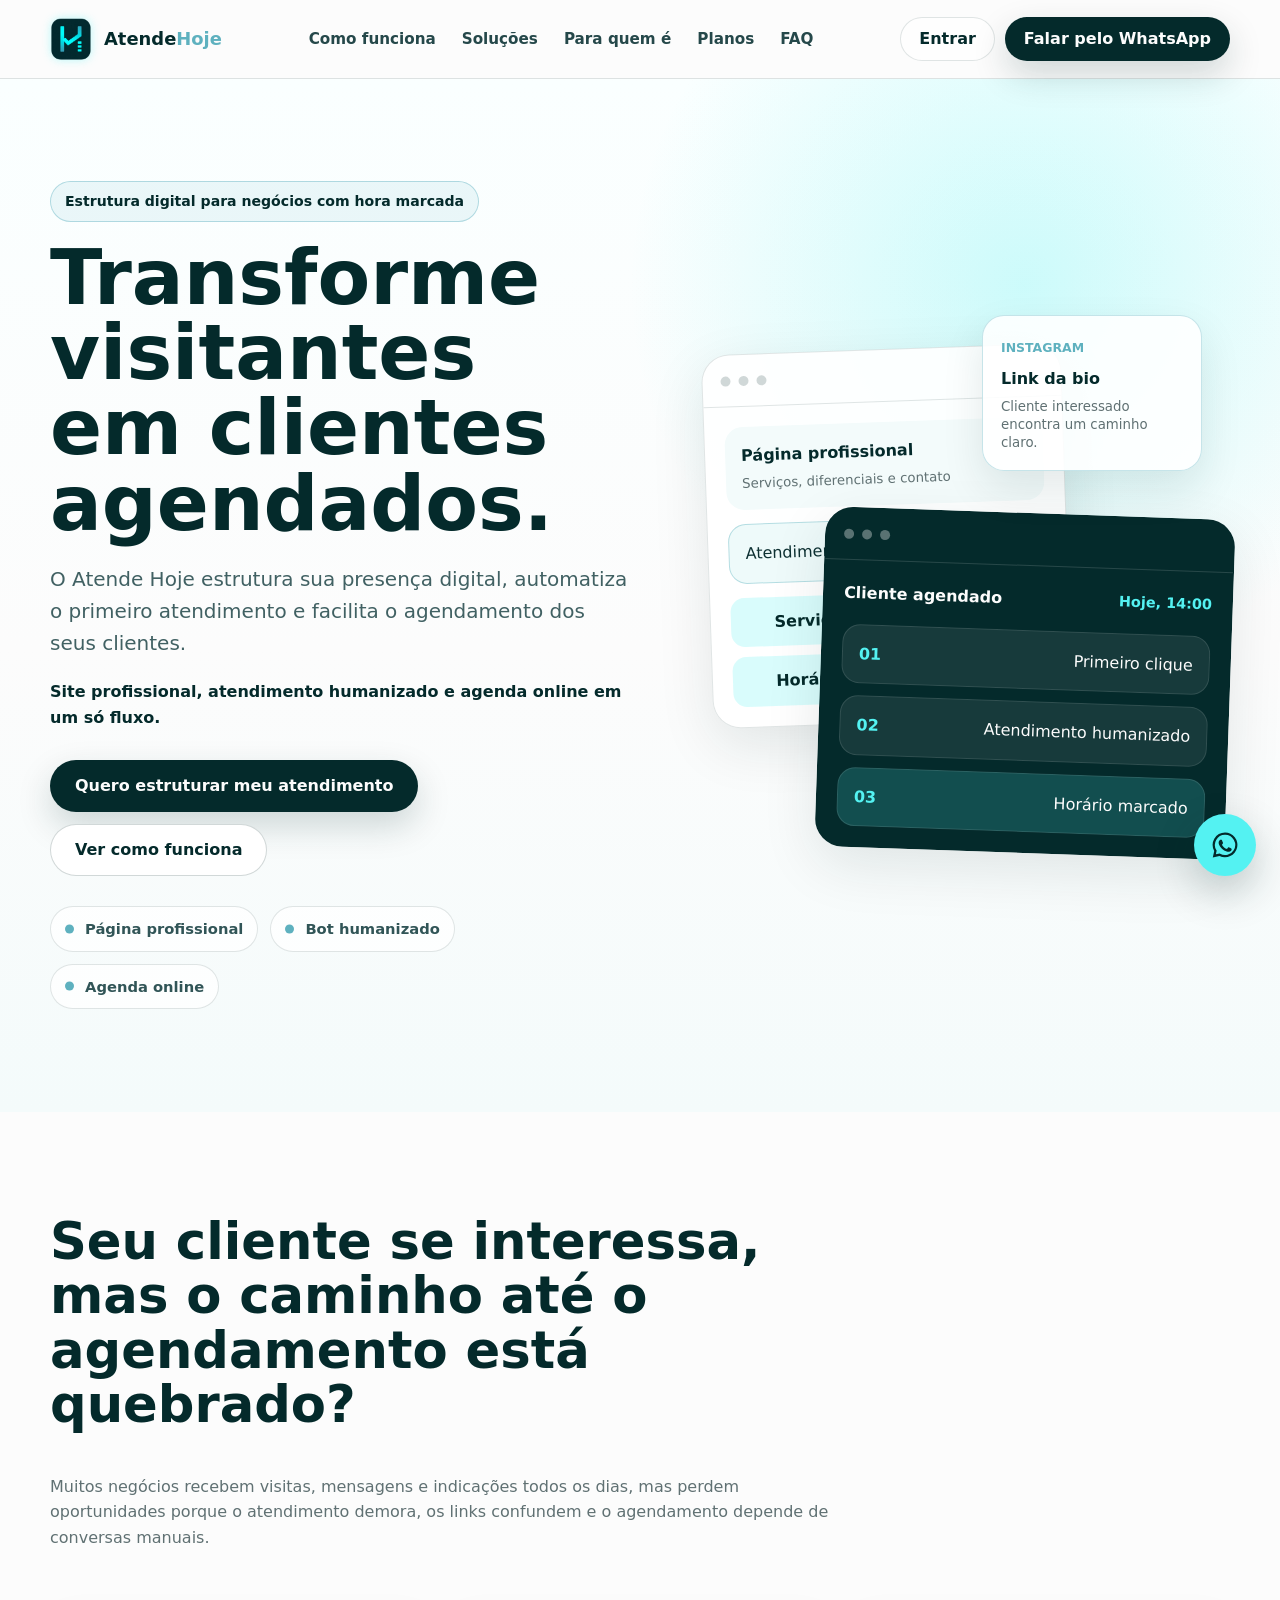
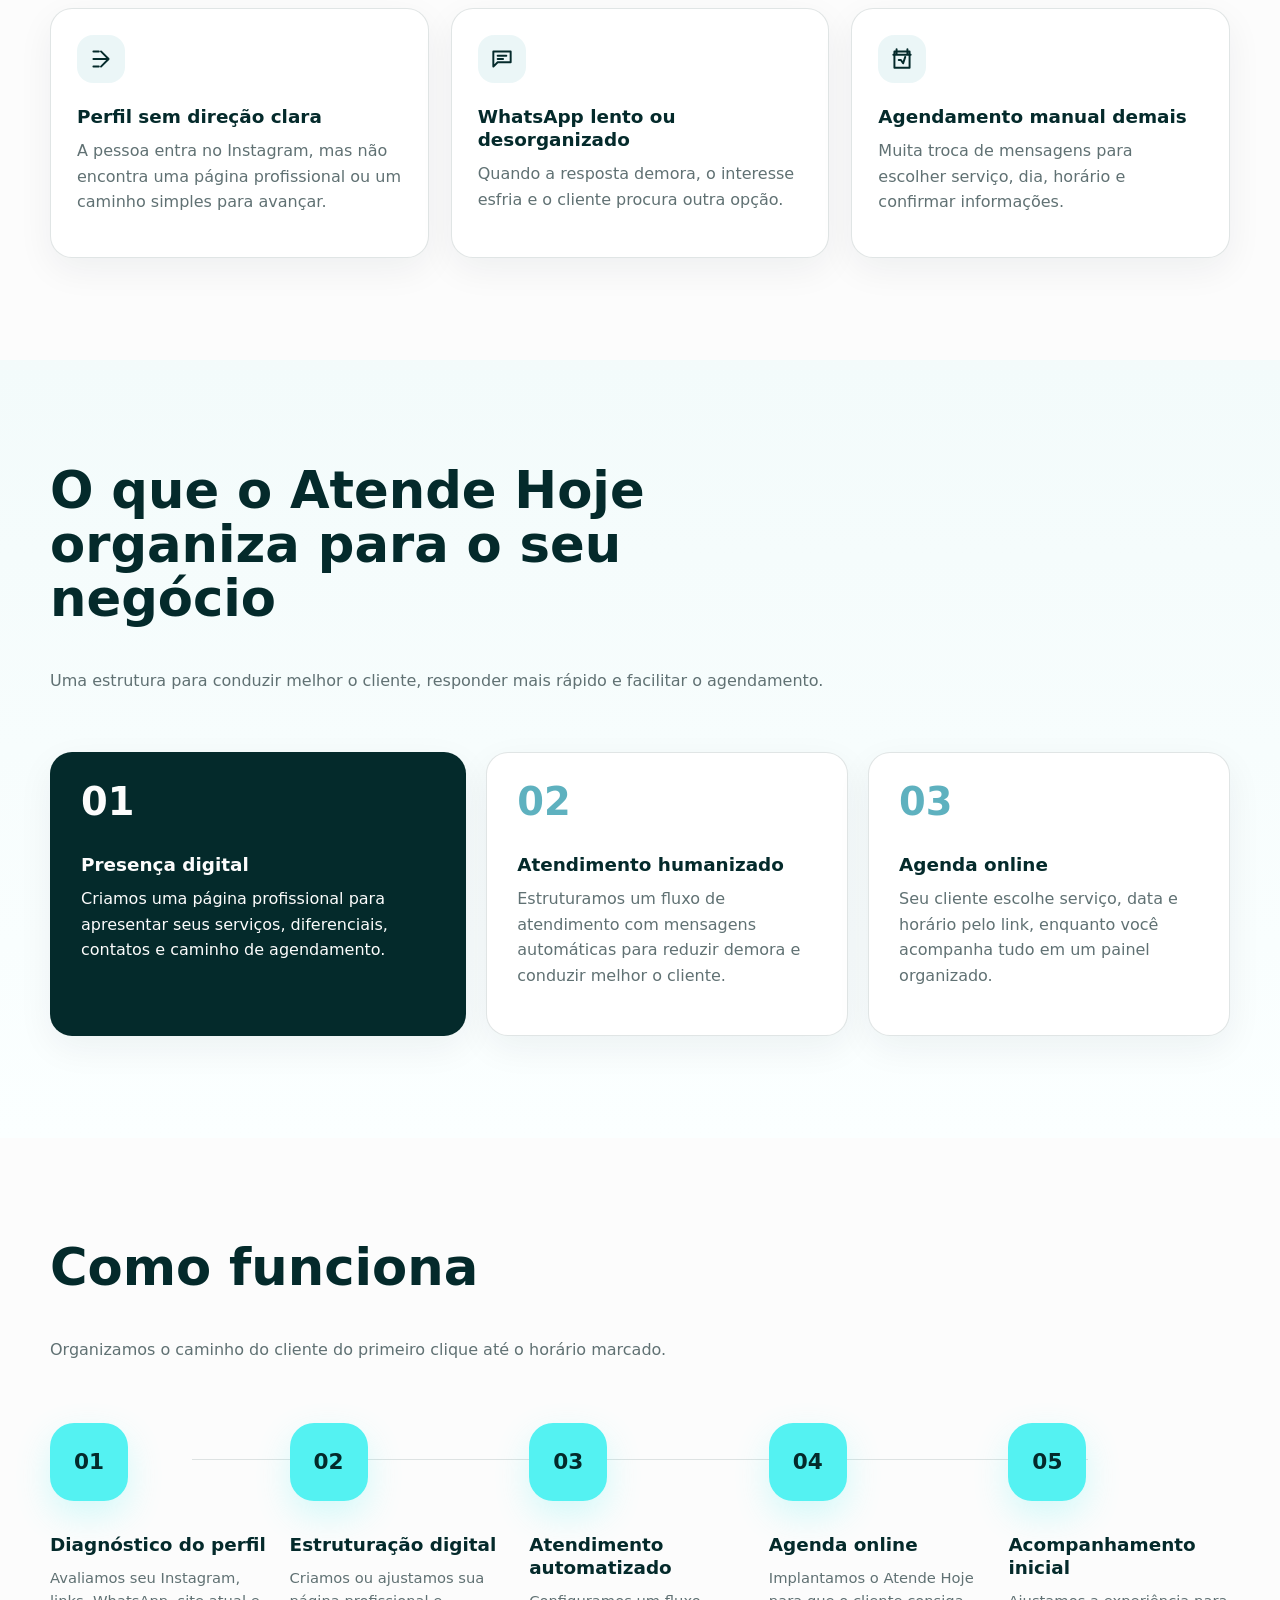
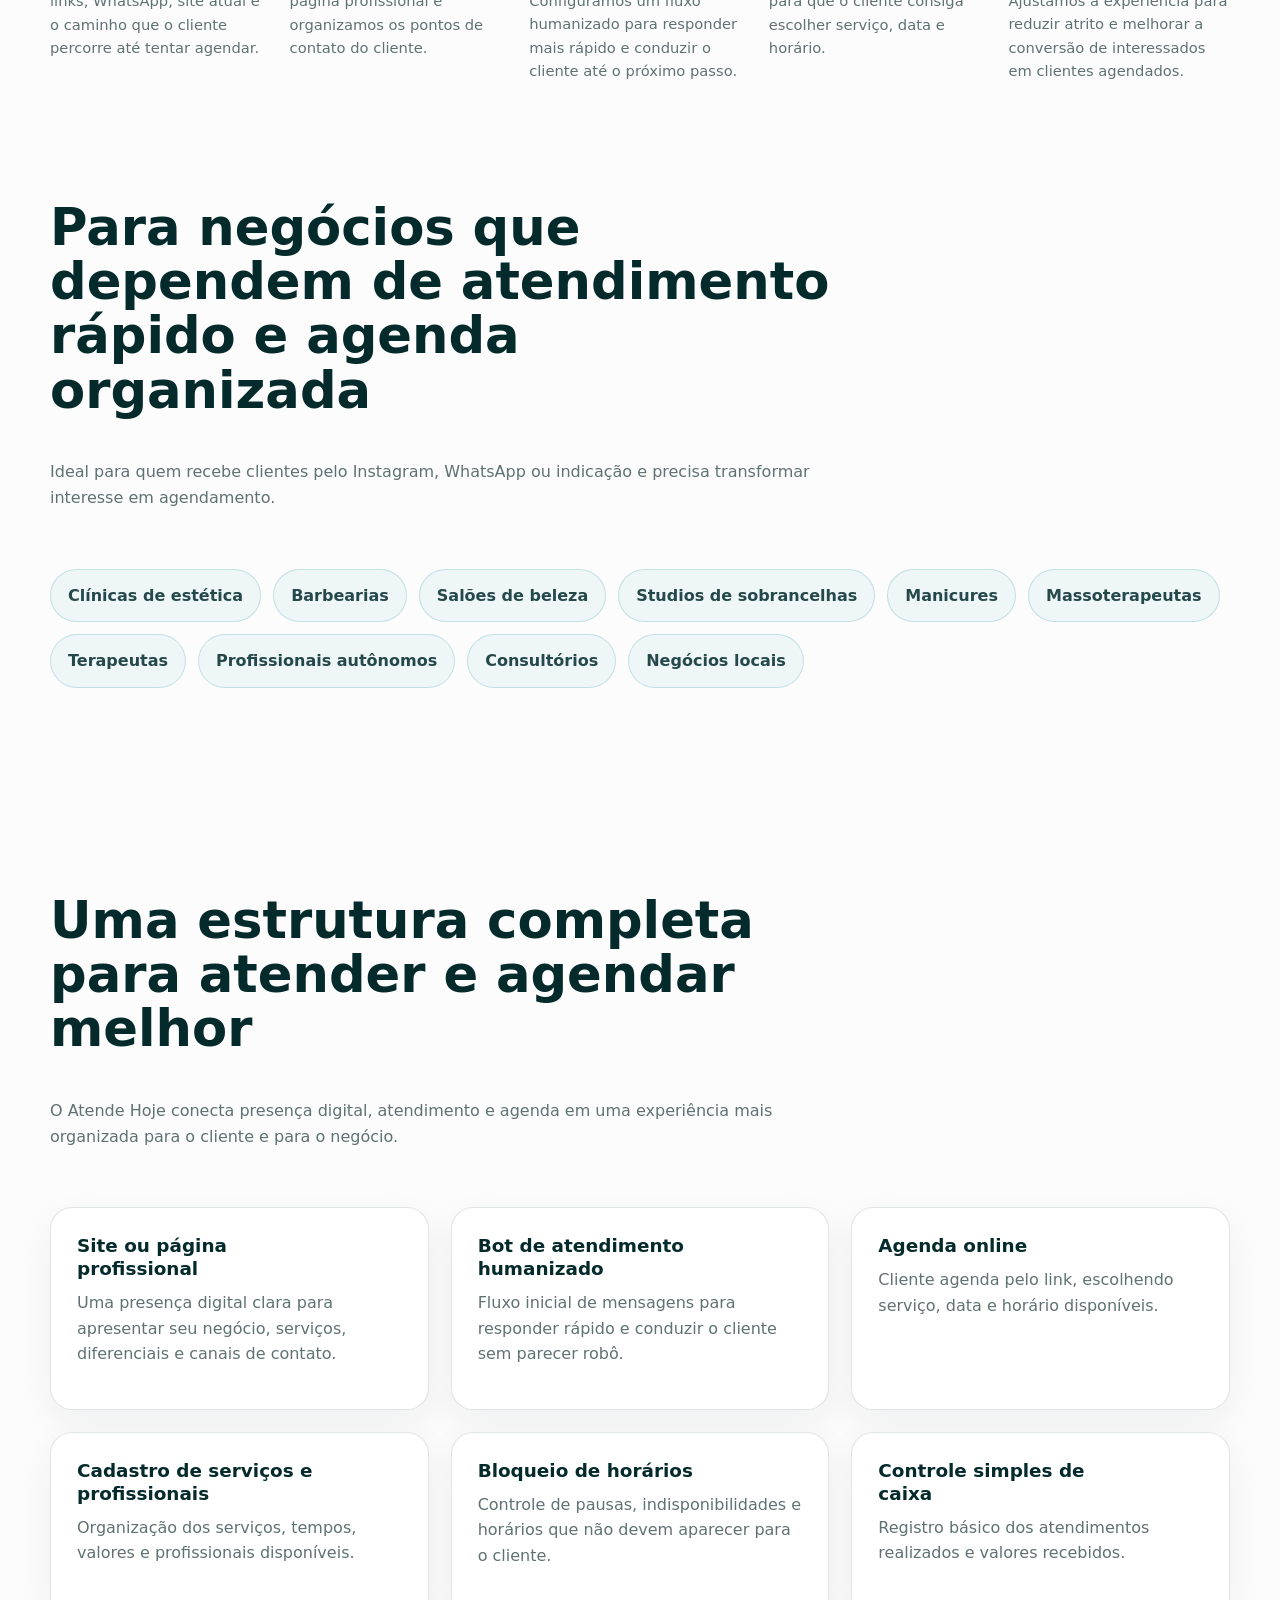
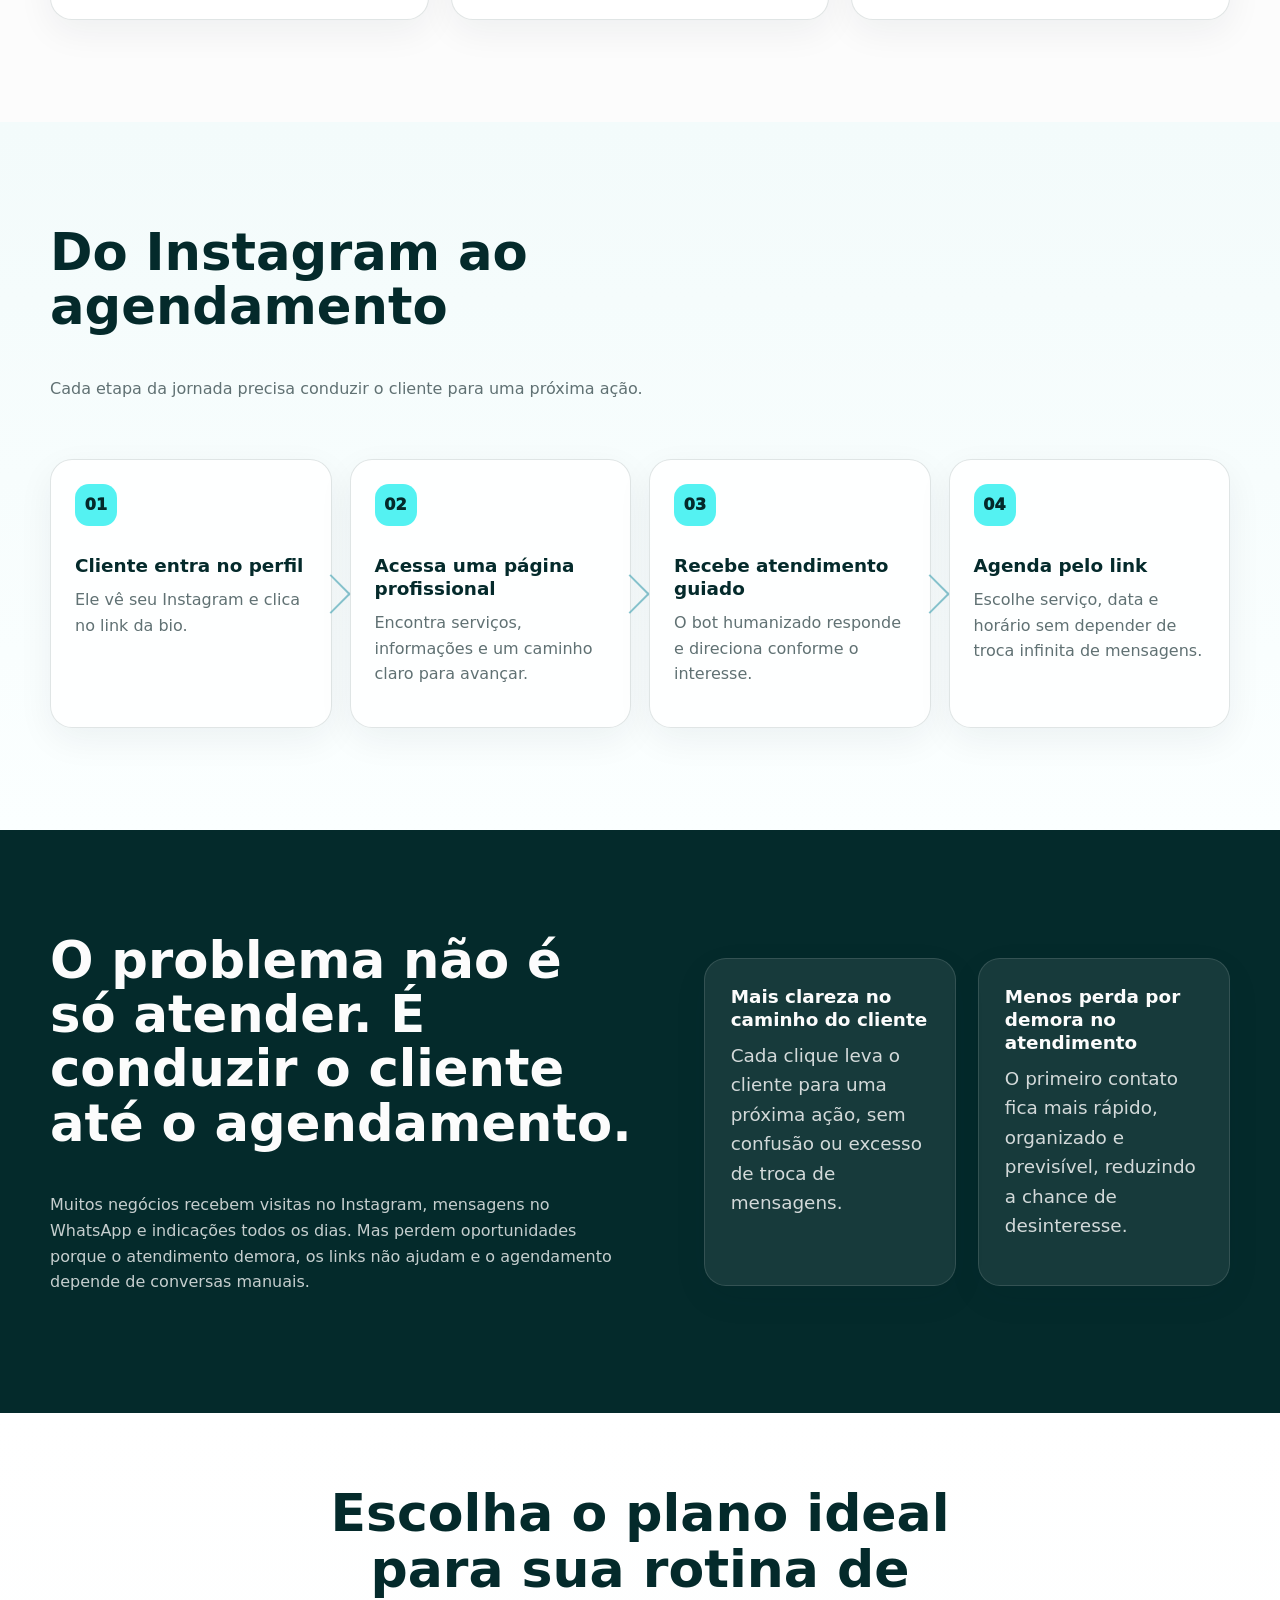
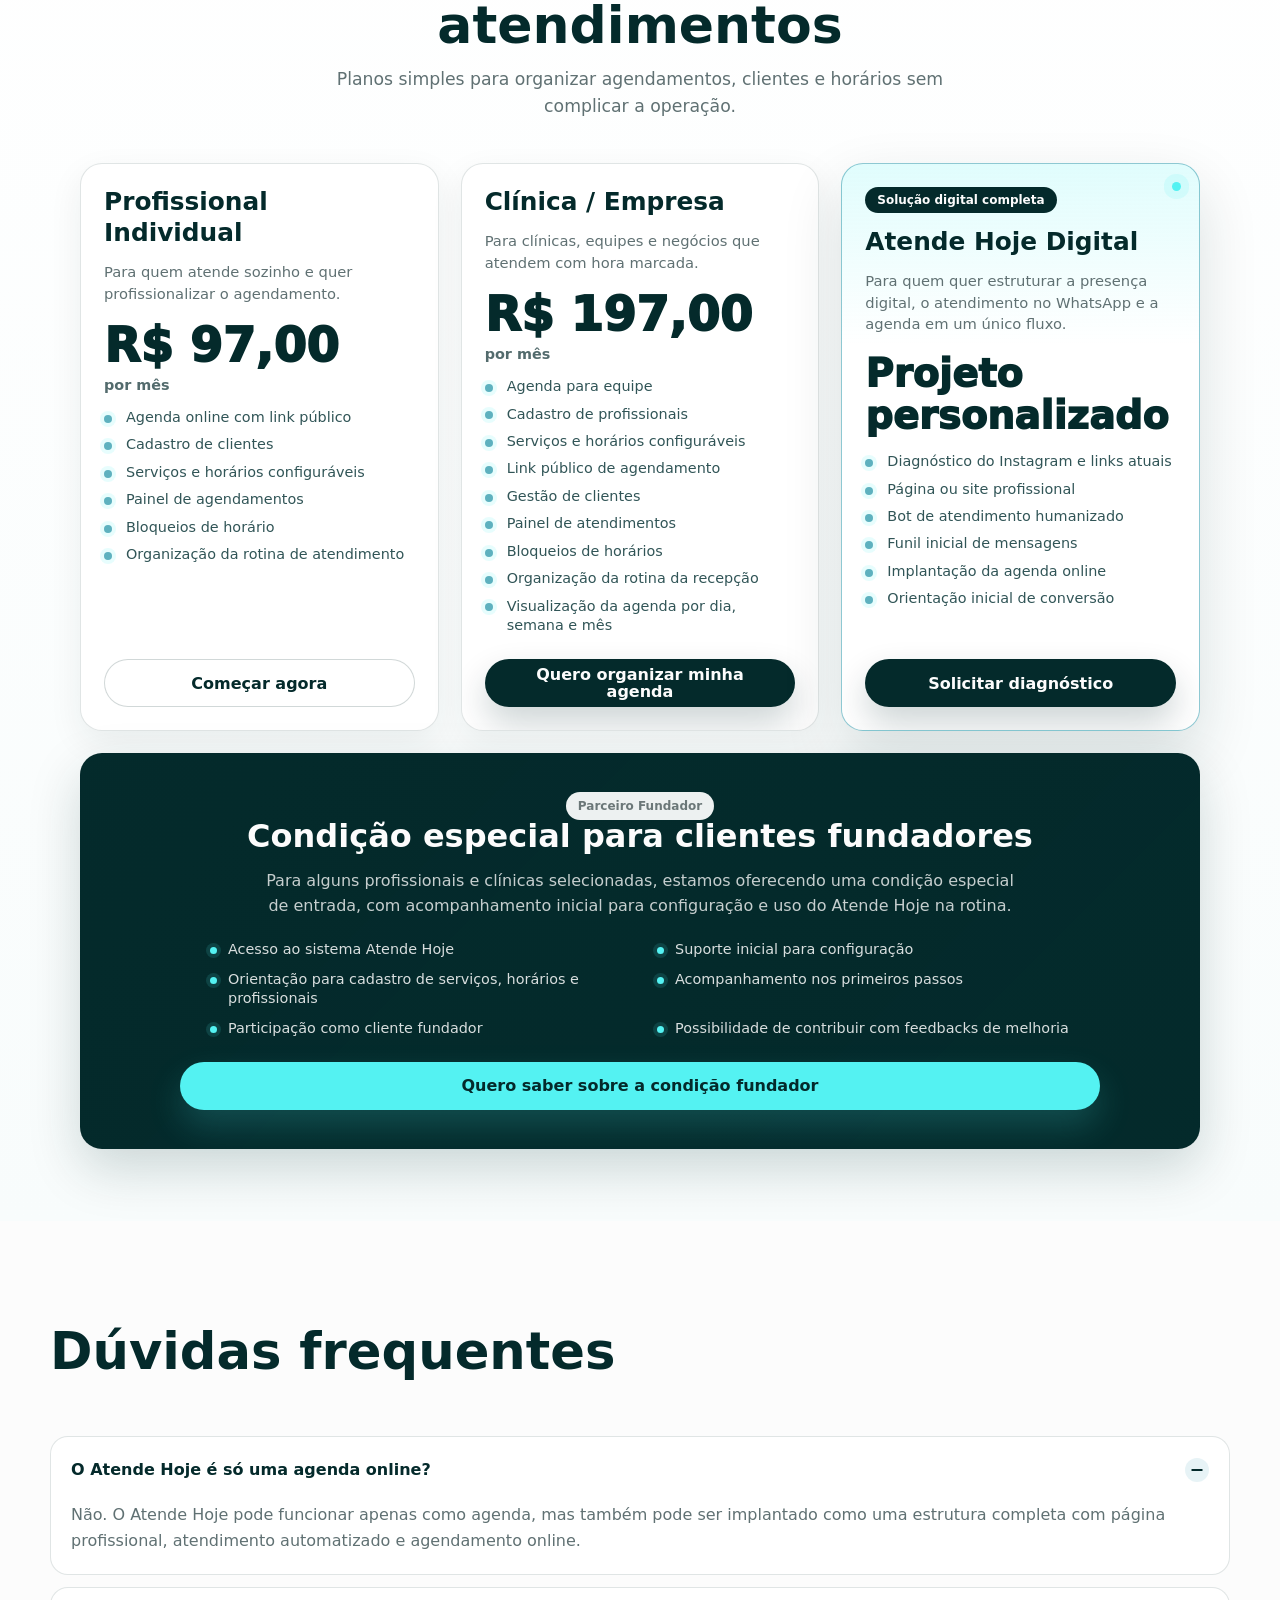
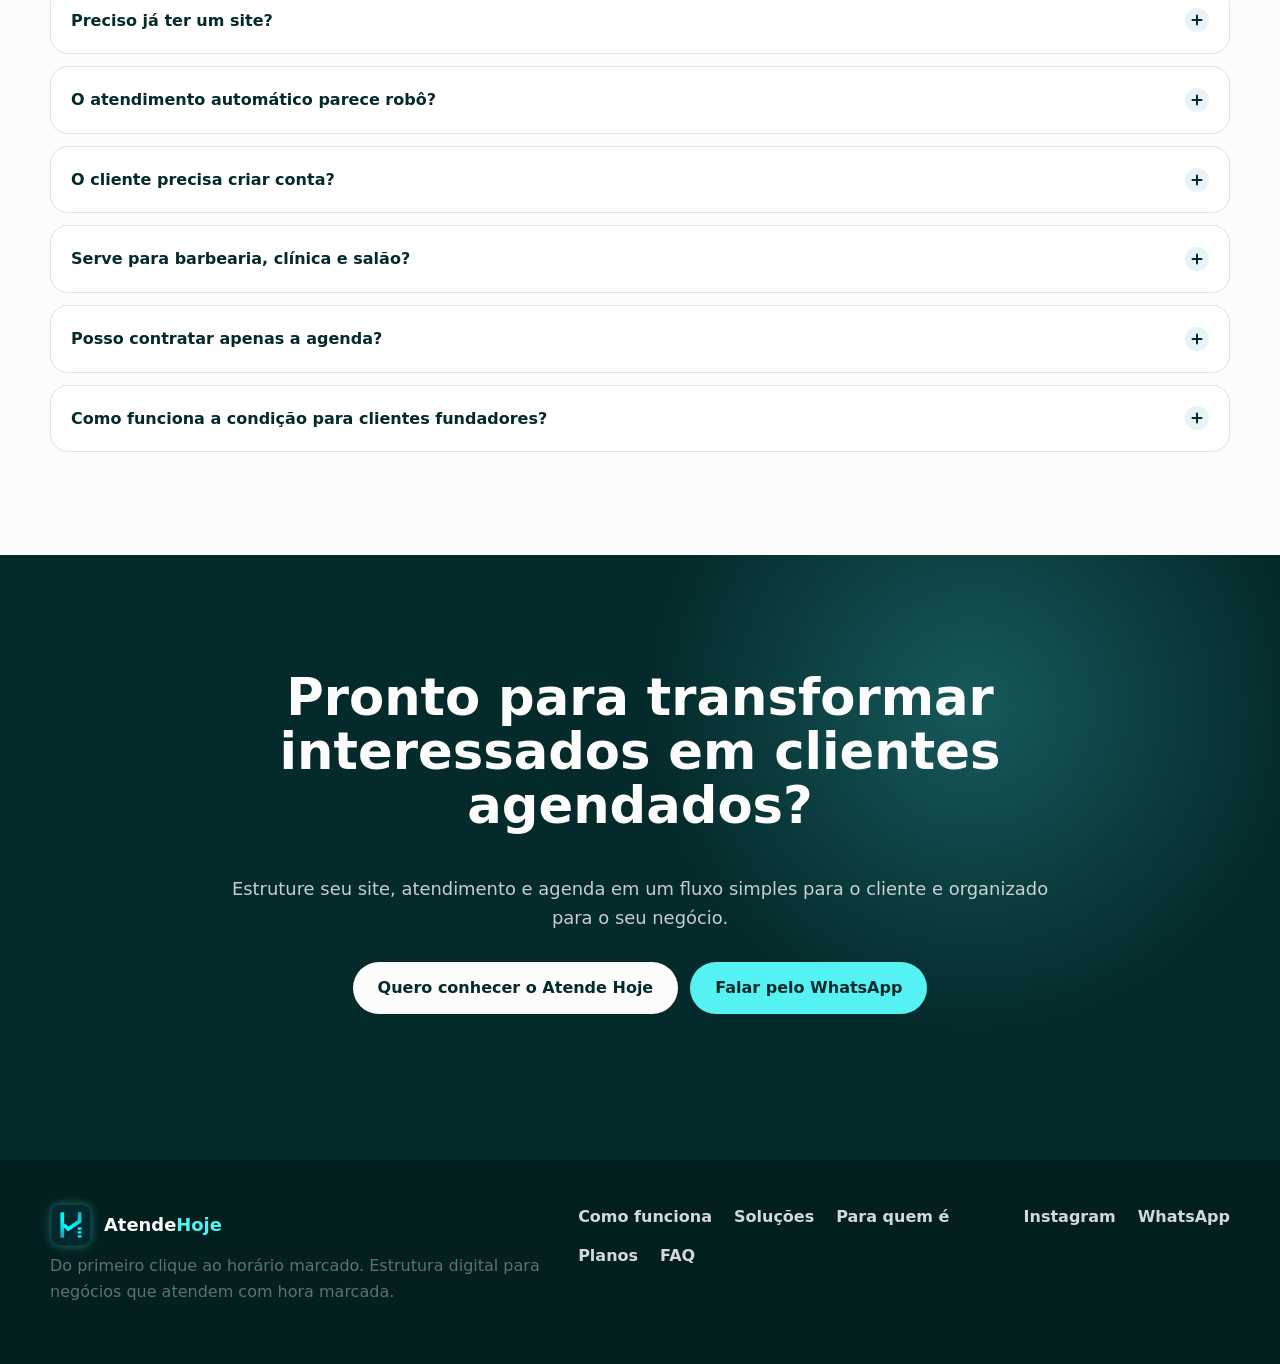
<file: index.html>
﻿<!DOCTYPE html>
<html lang="pt-BR">
<head>
  <meta charset="UTF-8">
  <meta name="viewport" content="width=device-width, initial-scale=1.0">
  <title>Atende Hoje | Do primeiro clique ao horário marcado</title>
  <meta name="description" content="Estrutura digital para negócios que atendem com hora marcada. Site profissional, atendimento humanizado e agenda online para transformar interessados em clientes agendados.">
  <link rel="icon" type="image/png" href="assets/logo-atende-hoje.png">
  <link rel="apple-touch-icon" href="assets/logo-atende-hoje.png">
  <link rel="stylesheet" href="landing.css">
</head>
<body>
  <header class="site-header" id="topo">
    <nav class="navbar" aria-label="Navegação principal">
      <a class="brand" href="#topo" aria-label="Atende Hoje">
        <img class="brand-mark" src="assets/logo-atende-hoje.png" alt="" aria-hidden="true">
        <span class="brand-name"><span>Atende</span><span>Hoje</span></span>
      </a>

      <button class="menu-toggle" type="button" aria-label="Abrir menu" aria-expanded="false" aria-controls="main-menu">
        <span></span>
        <span></span>
        <span></span>
      </button>

      <div class="nav-panel" id="main-menu">
        <ul class="nav-links">
          <li><a href="#como-funciona">Como funciona</a></li>
          <li><a href="#solucoes">Soluções</a></li>
          <li><a href="#para-quem">Para quem é</a></li>
          <li><a href="#planos">Planos</a></li>
          <li><a href="#faq">FAQ</a></li>
        </ul>
        <div class="nav-actions">
          <a class="btn btn-ghost" href="https://app.atendehoje.com.br" target="_blank" rel="noopener">Entrar</a>
          <a class="btn btn-primary" href="https://wa.me/5534991054225?text=Ol%C3%A1%2C%20quero%20conhecer%20melhor%20o%20Atende%20Hoje%20e%20entender%20qual%20plano%20faz%20mais%20sentido%20para%20minha%20rotina." target="_blank" rel="noopener noreferrer">Falar pelo WhatsApp</a>
        </div>
      </div>
    </nav>
  </header>

  <main>
    <section class="hero section">
      <div class="hero-inner">
        <div class="hero-copy reveal">
          <p class="eyebrow">Estrutura digital para negócios com hora marcada</p>
          <h1>Transforme visitantes em clientes agendados.</h1>
          <p class="hero-text">O Atende Hoje estrutura sua presença digital, automatiza o primeiro atendimento e facilita o agendamento dos seus clientes.</p>
          <p class="hero-support">Site profissional, atendimento humanizado e agenda online em um só fluxo.</p>
          <div class="hero-actions">
            <a class="btn btn-primary btn-large" href="https://wa.me/5534991054225?text=Ol%C3%A1%2C%20quero%20conhecer%20melhor%20o%20Atende%20Hoje%20e%20entender%20qual%20plano%20faz%20mais%20sentido%20para%20minha%20rotina." target="_blank" rel="noopener noreferrer">Quero estruturar meu atendimento</a>
            <a class="btn btn-outline btn-large" href="#como-funciona">Ver como funciona</a>
          </div>
          <ul class="quick-proofs" aria-label="Provas rápidas">
            <li>Página profissional</li>
            <li>Bot humanizado</li>
            <li>Agenda online</li>
          </ul>
        </div>

        <div class="hero-visual reveal" aria-label="Fluxo visual do Atende Hoje">
          <div class="journey-card journey-card--profile">
            <span>Instagram</span>
            <strong>Link da bio</strong>
            <small>Cliente interessado encontra um caminho claro.</small>
          </div>
          <div class="mockup-shell public-schedule">
            <div class="mockup-topbar">
              <span></span>
              <span></span>
              <span></span>
            </div>
            <div class="mockup-body">
              <div class="mockup-card compact">
                <strong>Página profissional</strong>
                <small>Serviços, diferenciais e contato</small>
              </div>
              <div class="service-row active">
                <span>Atendimento guiado</span>
                <strong>WhatsApp</strong>
              </div>
              <div class="calendar-grid" aria-hidden="true">
                <span>Serviço</span><span>Data</span><span>Horário</span><span>Confirmar</span>
              </div>
            </div>
          </div>

          <div class="mockup-shell admin-agenda">
            <div class="mockup-topbar dark">
              <span></span>
              <span></span>
              <span></span>
            </div>
            <div class="mockup-body">
              <div class="agenda-header">
                <strong>Cliente agendado</strong>
                <span>Hoje, 14:00</span>
              </div>
              <div class="appointment">
                <span class="time">01</span>
                <span>Primeiro clique</span>
              </div>
              <div class="appointment">
                <span class="time">02</span>
                <span>Atendimento humanizado</span>
              </div>
              <div class="appointment done">
                <span class="time">03</span>
                <span>Horário marcado</span>
              </div>
            </div>
          </div>
        </div>
      </div>
    </section>

    <section class="section" id="problema">
      <div class="container">
        <div class="section-heading reveal">
          <h2>Seu cliente se interessa, mas o caminho até o agendamento está quebrado?</h2>
          <p>Muitos negócios recebem visitas, mensagens e indicações todos os dias, mas perdem oportunidades porque o atendimento demora, os links confundem e o agendamento depende de conversas manuais.</p>
        </div>
        <div class="card-grid three">
          <article class="info-card reveal">
            <span class="icon-wrap" aria-hidden="true"><svg viewBox="0 0 24 24"><path d="M5 12h14M12 5l7 7-7 7"></path><path d="M5 5h5M5 19h5"></path></svg></span>
            <h3>Perfil sem direção clara</h3>
            <p>A pessoa entra no Instagram, mas não encontra uma página profissional ou um caminho simples para avançar.</p>
          </article>
          <article class="info-card reveal">
            <span class="icon-wrap" aria-hidden="true"><svg viewBox="0 0 24 24"><path d="M4 5h16v10H8l-4 4V5z"></path><path d="M8 9h8M8 12h5"></path></svg></span>
            <h3>WhatsApp lento ou desorganizado</h3>
            <p>Quando a resposta demora, o interesse esfria e o cliente procura outra opção.</p>
          </article>
          <article class="info-card reveal">
            <span class="icon-wrap" aria-hidden="true"><svg viewBox="0 0 24 24"><path d="M7 3v4M17 3v4M4 8h16M5 5h14v15H5z"></path><path d="M9 13h2l2 3 2-6"></path></svg></span>
            <h3>Agendamento manual demais</h3>
            <p>Muita troca de mensagens para escolher serviço, dia, horário e confirmar informações.</p>
          </article>
        </div>
      </div>
    </section>

    <section class="section tinted" id="organiza">
      <div class="container">
        <div class="section-heading reveal">
          <h2>O que o Atende Hoje organiza para o seu negócio</h2>
          <p>Uma estrutura para conduzir melhor o cliente, responder mais rápido e facilitar o agendamento.</p>
        </div>
        <div class="benefit-layout">
          <article class="benefit-card reveal">
            <span>01</span>
            <h3>Presença digital</h3>
            <p>Criamos uma página profissional para apresentar seus serviços, diferenciais, contatos e caminho de agendamento.</p>
          </article>
          <article class="benefit-card reveal">
            <span>02</span>
            <h3>Atendimento humanizado</h3>
            <p>Estruturamos um fluxo de atendimento com mensagens automáticas para reduzir demora e conduzir melhor o cliente.</p>
          </article>
          <article class="benefit-card reveal">
            <span>03</span>
            <h3>Agenda online</h3>
            <p>Seu cliente escolhe serviço, data e horário pelo link, enquanto você acompanha tudo em um painel organizado.</p>
          </article>
        </div>
      </div>
    </section>

    <section class="section" id="como-funciona">
      <div class="container">
        <div class="section-heading reveal">
          <h2>Como funciona</h2>
          <p>Organizamos o caminho do cliente do primeiro clique até o horário marcado.</p>
        </div>
        <div class="timeline timeline-five">
          <article class="step reveal"><span>01</span><h3>Diagnóstico do perfil</h3><p>Avaliamos seu Instagram, links, WhatsApp, site atual e o caminho que o cliente percorre até tentar agendar.</p></article>
          <article class="step reveal"><span>02</span><h3>Estruturação digital</h3><p>Criamos ou ajustamos sua página profissional e organizamos os pontos de contato do cliente.</p></article>
          <article class="step reveal"><span>03</span><h3>Atendimento automatizado</h3><p>Configuramos um fluxo humanizado para responder mais rápido e conduzir o cliente até o próximo passo.</p></article>
          <article class="step reveal"><span>04</span><h3>Agenda online</h3><p>Implantamos o Atende Hoje para que o cliente consiga escolher serviço, data e horário.</p></article>
          <article class="step reveal"><span>05</span><h3>Acompanhamento inicial</h3><p>Ajustamos a experiência para reduzir atrito e melhorar a conversão de interessados em clientes agendados.</p></article>
        </div>
      </div>
    </section>

    <section class="section audience" id="para-quem">
      <div class="container">
        <div class="section-heading reveal">
          <h2>Para negócios que dependem de atendimento rápido e agenda organizada</h2>
          <p>Ideal para quem recebe clientes pelo Instagram, WhatsApp ou indicação e precisa transformar interesse em agendamento.</p>
        </div>
        <div class="chip-grid reveal">
          <span>Clínicas de estética</span>
          <span>Barbearias</span>
          <span>Salões de beleza</span>
          <span>Studios de sobrancelhas</span>
          <span>Manicures</span>
          <span>Massoterapeutas</span>
          <span>Terapeutas</span>
          <span>Profissionais autônomos</span>
          <span>Consultórios</span>
          <span>Negócios locais</span>
        </div>
      </div>
    </section>

    <section class="section" id="solucoes">
      <div class="container">
        <div class="section-heading reveal">
          <h2>Uma estrutura completa para atender e agendar melhor</h2>
          <p>O Atende Hoje conecta presença digital, atendimento e agenda em uma experiência mais organizada para o cliente e para o negócio.</p>
        </div>
        <div class="feature-grid">
          <article class="feature-card reveal"><h3>Site ou página profissional</h3><p>Uma presença digital clara para apresentar seu negócio, serviços, diferenciais e canais de contato.</p></article>
          <article class="feature-card reveal"><h3>Bot de atendimento humanizado</h3><p>Fluxo inicial de mensagens para responder rápido e conduzir o cliente sem parecer robô.</p></article>
          <article class="feature-card reveal"><h3>Agenda online</h3><p>Cliente agenda pelo link, escolhendo serviço, data e horário disponíveis.</p></article>
          <article class="feature-card reveal"><h3>Cadastro de serviços e profissionais</h3><p>Organização dos serviços, tempos, valores e profissionais disponíveis.</p></article>
          <article class="feature-card reveal"><h3>Bloqueio de horários</h3><p>Controle de pausas, indisponibilidades e horários que não devem aparecer para o cliente.</p></article>
          <article class="feature-card reveal"><h3>Controle simples de caixa</h3><p>Registro básico dos atendimentos realizados e valores recebidos.</p></article>
        </div>
      </div>
    </section>

    <section class="section tinted" id="jornada">
      <div class="container">
        <div class="section-heading reveal">
          <h2>Do Instagram ao agendamento</h2>
          <p>Cada etapa da jornada precisa conduzir o cliente para uma próxima ação.</p>
        </div>
        <div class="instagram-flow">
          <article class="flow-step reveal"><span>01</span><h3>Cliente entra no perfil</h3><p>Ele vê seu Instagram e clica no link da bio.</p></article>
          <article class="flow-step reveal"><span>02</span><h3>Acessa uma página profissional</h3><p>Encontra serviços, informações e um caminho claro para avançar.</p></article>
          <article class="flow-step reveal"><span>03</span><h3>Recebe atendimento guiado</h3><p>O bot humanizado responde e direciona conforme o interesse.</p></article>
          <article class="flow-step reveal"><span>04</span><h3>Agenda pelo link</h3><p>Escolhe serviço, data e horário sem depender de troca infinita de mensagens.</p></article>
        </div>
      </div>
    </section>

    <section class="section authority-section">
      <div class="container authority-grid">
        <div class="section-heading reveal">
          <h2>O problema não é só atender. É conduzir o cliente até o agendamento.</h2>
          <p>Muitos negócios recebem visitas no Instagram, mensagens no WhatsApp e indicações todos os dias. Mas perdem oportunidades porque o atendimento demora, os links não ajudam e o agendamento depende de conversas manuais.</p>
        </div>
        <div class="testimonial-grid">
          <article class="testimonial reveal">
            <h3>Mais clareza no caminho do cliente</h3>
            <p>Cada clique leva o cliente para uma próxima ação, sem confusão ou excesso de troca de mensagens.</p>
          </article>
          <article class="testimonial reveal">
            <h3>Menos perda por demora no atendimento</h3>
            <p>O primeiro contato fica mais rápido, organizado e previsível, reduzindo a chance de desinteresse.</p>
          </article>
        </div>
      </div>
    </section>

    <section class="pricing-section" id="planos">
      <div class="container">
        <div class="pricing-header reveal">
          <h2 class="pricing-title">Escolha o plano ideal para sua rotina de atendimentos</h2>
          <p class="pricing-subtitle">Planos simples para organizar agendamentos, clientes e horários sem complicar a operação.</p>
        </div>
        <div class="pricing-grid">
          <article class="pricing-card pricing-card--individual reveal">
            <h3>Profissional Individual</h3>
            <p>Para quem atende sozinho e quer profissionalizar o agendamento.</p>
            <div class="pricing-price">R$ 97,00<span>por mês</span></div>
            <ul class="pricing-benefits">
              <li>Agenda online com link público</li><li>Cadastro de clientes</li><li>Serviços e horários configuráveis</li><li>Painel de agendamentos</li><li>Bloqueios de horário</li><li>Organização da rotina de atendimento</li>
            </ul>
            <a class="pricing-button pricing-button--secondary" href="https://wa.me/5534991054225?text=Ol%C3%A1%2C%20tenho%20interesse%20no%20plano%20Profissional%20Individual%20do%20Atende%20Hoje%20por%20R%24%2097%2C00%2Fm%C3%AAs." target="_blank" rel="noopener noreferrer">Começar agora</a>
          </article>

          <article class="pricing-card reveal">
            <h3>Clínica / Empresa</h3>
            <p>Para clínicas, equipes e negócios que atendem com hora marcada.</p>
            <div class="pricing-price">R$ 197,00<span>por mês</span></div>
            <ul class="pricing-benefits">
              <li>Agenda para equipe</li><li>Cadastro de profissionais</li><li>Serviços e horários configuráveis</li><li>Link público de agendamento</li><li>Gestão de clientes</li><li>Painel de atendimentos</li><li>Bloqueios de horários</li><li>Organização da rotina da recepção</li><li>Visualização da agenda por dia, semana e mês</li>
            </ul>
            <a class="pricing-button" href="https://wa.me/5534991054225?text=Ol%C3%A1%2C%20tenho%20interesse%20no%20plano%20Cl%C3%ADnica%20%2F%20Empresa%20do%20Atende%20Hoje%20por%20R%24%20197%2C00%2Fm%C3%AAs." target="_blank" rel="noopener noreferrer">Quero organizar minha agenda</a>
          </article>

          <article class="pricing-card pricing-card--featured reveal">
            <span class="pricing-badge">Solução digital completa</span>
            <h3>Atende Hoje Digital</h3>
            <p>Para quem quer estruturar a presença digital, o atendimento no WhatsApp e a agenda em um único fluxo.</p>
            <div class="pricing-price custom-price">Projeto personalizado</div>
            <ul class="pricing-benefits">
              <li>Diagnóstico do Instagram e links atuais</li><li>Página ou site profissional</li><li>Bot de atendimento humanizado</li><li>Funil inicial de mensagens</li><li>Implantação da agenda online</li><li>Orientação inicial de conversão</li>
            </ul>
            <a class="pricing-button" href="https://wa.me/5534991054225?text=Ol%C3%A1!%20Vim%20pelo%20site%20do%20Atende%20Hoje%20e%20quero%20solicitar%20um%20diagn%C3%B3stico%20para%20estruturar%20meu%20site%2C%20atendimento%20e%20agenda.%20Pode%20me%20ajudar%3F" target="_blank" rel="noopener noreferrer">Solicitar diagnóstico</a>
          </article>
        </div>
        <aside class="founder-plan reveal" aria-labelledby="founder-plan-title">
          <div class="founder-plan__content">
            <span class="pricing-badge muted">Parceiro Fundador</span>
            <h3 id="founder-plan-title">Condição especial para clientes fundadores</h3>
            <p>Para alguns profissionais e clínicas selecionadas, estamos oferecendo uma condição especial de entrada, com acompanhamento inicial para configuração e uso do Atende Hoje na rotina.</p>
            <ul class="founder-benefits">
              <li>Acesso ao sistema Atende Hoje</li><li>Suporte inicial para configuração</li><li>Orientação para cadastro de serviços, horários e profissionais</li><li>Acompanhamento nos primeiros passos</li><li>Participação como cliente fundador</li><li>Possibilidade de contribuir com feedbacks de melhoria</li>
            </ul>
          </div>
          <a class="pricing-button" href="https://wa.me/5534991054225?text=Ol%C3%A1%2C%20quero%20saber%20mais%20sobre%20a%20condi%C3%A7%C3%A3o%20especial%20para%20clientes%20fundadores%20do%20Atende%20Hoje." target="_blank" rel="noopener noreferrer">Quero saber sobre a condição fundador</a>
        </aside>
      </div>
    </section>

    <section class="section faq-section" id="faq">
      <div class="container narrow">
        <div class="section-heading reveal">
          <h2>Dúvidas frequentes</h2>
        </div>
        <div class="faq-list">
          <article class="faq-item reveal open"><button type="button" aria-expanded="true">O Atende Hoje é só uma agenda online?<span></span></button><div class="faq-content"><p>Não. O Atende Hoje pode funcionar apenas como agenda, mas também pode ser implantado como uma estrutura completa com página profissional, atendimento automatizado e agendamento online.</p></div></article>
          <article class="faq-item reveal"><button type="button" aria-expanded="false">Preciso já ter um site?<span></span></button><div class="faq-content"><p>Não. Podemos estruturar uma página profissional para apresentar seu negócio, organizar seus links e direcionar melhor os clientes.</p></div></article>
          <article class="faq-item reveal"><button type="button" aria-expanded="false">O atendimento automático parece robô?<span></span></button><div class="faq-content"><p>A proposta é criar um atendimento humanizado, com mensagens claras e naturais, conduzindo o cliente sem perder o tom do negócio.</p></div></article>
          <article class="faq-item reveal"><button type="button" aria-expanded="false">O cliente precisa criar conta?<span></span></button><div class="faq-content"><p>Não. O cliente agenda pelo link público, sem login.</p></div></article>
          <article class="faq-item reveal"><button type="button" aria-expanded="false">Serve para barbearia, clínica e salão?<span></span></button><div class="faq-content"><p>Sim. A estrutura foi pensada para negócios que atendem com hora marcada e recebem clientes pelo Instagram, WhatsApp ou indicação.</p></div></article>
          <article class="faq-item reveal"><button type="button" aria-expanded="false">Posso contratar apenas a agenda?<span></span></button><div class="faq-content"><p>Sim. O plano Profissional Individual é focado na agenda online, com clientes, serviços, horários, bloqueios e painel de agendamentos.</p></div></article>
          <article class="faq-item reveal"><button type="button" aria-expanded="false">Como funciona a condição para clientes fundadores?<span></span></button><div class="faq-content"><p>Ela é uma condição especial para clientes selecionados, com acompanhamento inicial para configuração e uso do Atende Hoje na rotina. Os detalhes são conversados pelo WhatsApp.</p></div></article>
        </div>
      </div>
    </section>

    <section class="final-cta" id="contato">
      <div class="container reveal">
        <h2>Pronto para transformar interessados em clientes agendados?</h2>
        <p>Estruture seu site, atendimento e agenda em um fluxo simples para o cliente e organizado para o seu negócio.</p>
        <div class="hero-actions">
          <a class="btn btn-light btn-large" href="https://wa.me/5534991054225?text=Ol%C3%A1%2C%20quero%20conhecer%20melhor%20o%20Atende%20Hoje%20e%20entender%20qual%20plano%20faz%20mais%20sentido%20para%20minha%20rotina." target="_blank" rel="noopener noreferrer">Quero conhecer o Atende Hoje</a>
          <a class="btn btn-neon btn-large" href="https://wa.me/5534991054225?text=Ol%C3%A1%2C%20quero%20conhecer%20melhor%20o%20Atende%20Hoje%20e%20entender%20qual%20plano%20faz%20mais%20sentido%20para%20minha%20rotina." target="_blank" rel="noopener noreferrer">Falar pelo WhatsApp</a>
        </div>
      </div>
    </section>
  </main>

  <footer class="site-footer">
    <div class="container footer-grid">
      <div>
        <a class="brand footer-brand" href="#topo">
          <img class="brand-mark" src="assets/logo-atende-hoje.png" alt="" aria-hidden="true">
          <span class="brand-name"><span>Atende</span><span>Hoje</span></span>
        </a>
        <p>Do primeiro clique ao horário marcado. Estrutura digital para negócios que atendem com hora marcada.</p>
      </div>
      <nav aria-label="Links do rodapé">
        <a href="#como-funciona">Como funciona</a>
        <a href="#solucoes">Soluções</a>
        <a href="#para-quem">Para quem é</a>
        <a href="#planos">Planos</a>
        <a href="#faq">FAQ</a>
      </nav>
      <div class="social-links">
        <a href="https://instagram.com/atende.hoje" target="_blank" rel="noopener noreferrer">Instagram</a>
        <a href="https://wa.me/5534991054225?text=Ol%C3%A1%2C%20quero%20conhecer%20melhor%20o%20Atende%20Hoje%20e%20entender%20qual%20plano%20faz%20mais%20sentido%20para%20minha%20rotina." target="_blank" rel="noopener noreferrer">WhatsApp</a>
      </div>
    </div>
  </footer>

  <a class="whatsapp-float" href="https://wa.me/5534991054225?text=Ol%C3%A1%2C%20quero%20conhecer%20melhor%20o%20Atende%20Hoje%20e%20entender%20qual%20plano%20faz%20mais%20sentido%20para%20minha%20rotina." target="_blank" rel="noopener noreferrer" aria-label="Falar pelo WhatsApp">
    <svg viewBox="0 0 32 32" aria-hidden="true">
      <path d="M16.02 4.2A11.68 11.68 0 0 0 5.86 21.65L4.5 27.8l6.28-1.47A11.68 11.68 0 1 0 16.02 4.2Zm0 2.14a9.54 9.54 0 0 1 8.16 14.5 9.54 9.54 0 0 1-12.82 3.35l-.38-.23-3.58.84.78-3.51-.25-.4A9.54 9.54 0 0 1 16.02 6.34Zm-4.16 4.77c-.2 0-.52.07-.8.38-.27.31-1.05 1.02-1.05 2.5 0 1.47 1.08 2.9 1.23 3.1.15.2 2.1 3.34 5.18 4.55 2.56 1 3.08.8 3.63.75.55-.05 1.78-.73 2.03-1.43.25-.7.25-1.3.18-1.43-.08-.13-.28-.2-.58-.35-.3-.15-1.78-.88-2.05-.98-.28-.1-.48-.15-.68.15-.2.3-.78.98-.95 1.18-.18.2-.35.23-.65.08-.3-.15-1.27-.47-2.42-1.5-.9-.8-1.5-1.78-1.68-2.08-.17-.3-.02-.46.13-.61.13-.13.3-.35.45-.53.15-.18.2-.3.3-.5.1-.2.05-.38-.03-.53-.07-.15-.68-1.64-.93-2.25-.24-.58-.5-.5-.68-.51h-.58Z"></path>
    </svg>
  </a>

  <script src="landing.js"></script>
</body>
</html>
</file>
<file: landing.css>
:root {
  --evergreen: #042A2B;
  --pacific: #5EB1BF;
  --neon: #54F2F2;
  --white: #FCFCFC;
  --ink: #0d3032;
  --muted: #607173;
  --line: rgba(4, 42, 43, 0.12);
  --surface: #ffffff;
  --soft: #f3fbfb;
  --shadow: 0 18px 55px rgba(4, 42, 43, 0.10);
  --radius: 22px;
  --header-height: 78px;
}

* {
  box-sizing: border-box;
}

html {
  scroll-behavior: smooth;
  scroll-padding-top: calc(var(--header-height) + 20px);
}

body {
  margin: 0;
  font-family: Inter, ui-sans-serif, system-ui, -apple-system, BlinkMacSystemFont, "Segoe UI", sans-serif;
  color: var(--ink);
  background: var(--white);
  line-height: 1.6;
}

body.menu-open {
  overflow: hidden;
}

a {
  color: inherit;
  text-decoration: none;
}

button,
input {
  font: inherit;
}

.site-header {
  position: sticky;
  top: 0;
  z-index: 20;
  background: rgba(252, 252, 252, 0.88);
  border-bottom: 1px solid var(--line);
  backdrop-filter: blur(18px);
}

.navbar {
  width: min(1180px, calc(100% - 40px));
  min-height: var(--header-height);
  margin: 0 auto;
  display: flex;
  align-items: center;
  justify-content: space-between;
  gap: 24px;
}

.brand {
  display: inline-flex;
  align-items: center;
  gap: 12px;
  font-weight: 900;
  color: var(--evergreen);
  letter-spacing: 0;
  white-space: nowrap;
}

.brand-mark {
  width: 42px;
  height: 42px;
  flex: 0 0 42px;
  display: block;
  border-radius: 11px;
  object-fit: cover;
  filter: drop-shadow(0 0 5px rgba(84, 242, 242, 0.42));
}

.brand-name {
  display: inline-flex;
  align-items: baseline;
  gap: 0;
  font-size: 1.12rem;
  line-height: 1;
}

.brand-name span:first-child {
  color: var(--evergreen);
}

.brand-name span:last-child {
  color: var(--pacific);
}

.nav-panel,
.nav-links,
.nav-actions {
  display: flex;
  align-items: center;
}

.nav-panel {
  flex: 1;
  justify-content: space-between;
  gap: 24px;
}

.nav-links {
  list-style: none;
  margin: 0 auto;
  padding: 0;
  gap: 26px;
  color: #25484a;
  font-size: 0.95rem;
  font-weight: 650;
}

.nav-links a {
  transition: color 180ms ease;
}

.nav-links a:hover {
  color: var(--pacific);
}

.nav-actions {
  gap: 10px;
}

.btn {
  display: inline-flex;
  align-items: center;
  justify-content: center;
  min-height: 44px;
  padding: 0 18px;
  border: 1px solid transparent;
  border-radius: 999px;
  font-weight: 800;
  line-height: 1;
  cursor: pointer;
  transition: transform 180ms ease, box-shadow 180ms ease, border-color 180ms ease, background 180ms ease;
}

.btn:hover {
  transform: translateY(-2px);
}

.btn-primary {
  color: var(--white);
  background: var(--evergreen);
  box-shadow: 0 14px 34px rgba(4, 42, 43, 0.18);
}

.btn-primary:hover {
  box-shadow: 0 18px 40px rgba(4, 42, 43, 0.24);
}

.btn-ghost {
  color: var(--evergreen);
  border-color: var(--line);
  background: rgba(255, 255, 255, 0.64);
}

.btn-outline {
  color: var(--evergreen);
  border-color: rgba(4, 42, 43, 0.18);
  background: var(--surface);
}

.btn-light {
  color: var(--evergreen);
  background: var(--white);
}

.btn-neon {
  color: var(--evergreen);
  background: var(--neon);
}

.btn-large {
  min-height: 52px;
  padding: 0 24px;
}

.menu-toggle {
  display: none;
  width: 44px;
  height: 44px;
  padding: 0;
  border: 1px solid var(--line);
  border-radius: 14px;
  background: var(--surface);
}

.menu-toggle span {
  display: block;
  width: 18px;
  height: 2px;
  margin: 4px auto;
  border-radius: 999px;
  background: var(--evergreen);
  transition: transform 180ms ease, opacity 180ms ease;
}

.menu-open .menu-toggle span:nth-child(1) {
  transform: translateY(6px) rotate(45deg);
}

.menu-open .menu-toggle span:nth-child(2) {
  opacity: 0;
}

.menu-open .menu-toggle span:nth-child(3) {
  transform: translateY(-6px) rotate(-45deg);
}

.section {
  padding: clamp(72px, 8vw, 116px) 0;
}

.container,
.hero-inner {
  width: min(1180px, calc(100% - 40px));
  margin: 0 auto;
}

.narrow {
  width: min(840px, calc(100% - 40px));
}

.faq-section .narrow {
  width: min(1180px, calc(100% - 40px));
}

.hero {
  min-height: calc(100svh - var(--header-height));
  display: grid;
  align-items: center;
  overflow: hidden;
  background:
    radial-gradient(circle at 80% 20%, rgba(84, 242, 242, 0.28), transparent 30%),
    linear-gradient(180deg, #faffff 0%, var(--white) 55%, #f4fbfb 100%);
}

.hero-inner {
  display: grid;
  grid-template-columns: minmax(0, 1fr) minmax(340px, 0.9fr);
  gap: clamp(36px, 6vw, 80px);
  align-items: center;
}

.eyebrow {
  display: inline-flex;
  width: fit-content;
  margin: 0 0 18px;
  padding: 8px 14px;
  border: 1px solid rgba(94, 177, 191, 0.42);
  border-radius: 999px;
  color: var(--evergreen);
  background: rgba(94, 177, 191, 0.10);
  font-size: 0.88rem;
  font-weight: 800;
}

h1,
h2,
h3,
p {
  margin-top: 0;
}

h1 {
  max-width: 760px;
  margin-bottom: 22px;
  color: var(--evergreen);
  font-size: clamp(2.55rem, 6vw, 5.4rem);
  line-height: 0.98;
  letter-spacing: 0;
}

h2 {
  color: var(--evergreen);
  font-size: clamp(2rem, 4vw, 3.4rem);
  line-height: 1.06;
  letter-spacing: 0;
}

h3 {
  margin-bottom: 10px;
  color: var(--evergreen);
  font-size: 1.15rem;
  line-height: 1.25;
}

.hero-text {
  max-width: 650px;
  color: #416163;
  font-size: clamp(1.05rem, 2vw, 1.25rem);
}

.hero-support {
  max-width: 620px;
  margin-bottom: 0;
  color: var(--evergreen);
  font-weight: 850;
}

.hero-actions {
  display: flex;
  flex-wrap: wrap;
  gap: 12px;
  margin: 30px 0;
}

.hero-price-note {
  margin: -12px 0 22px;
  color: #4f696b;
  font-size: 0.96rem;
  font-weight: 750;
}

.quick-proofs {
  display: flex;
  flex-wrap: wrap;
  gap: 12px;
  margin: 0;
  padding: 0;
  list-style: none;
}

.quick-proofs li {
  position: relative;
  padding: 10px 14px 10px 34px;
  border: 1px solid var(--line);
  border-radius: 999px;
  color: #315557;
  background: rgba(255, 255, 255, 0.76);
  font-size: 0.92rem;
  font-weight: 700;
}

.quick-proofs li::before {
  content: "";
  position: absolute;
  left: 14px;
  top: 50%;
  width: 9px;
  height: 9px;
  border-radius: 50%;
  background: var(--pacific);
  transform: translateY(-50%);
}

.hero-visual {
  position: relative;
  min-height: 560px;
}

.journey-card {
  position: absolute;
  z-index: 2;
  right: 28px;
  top: 0;
  width: min(220px, 54vw);
  padding: 18px;
  border: 1px solid rgba(94, 177, 191, 0.35);
  border-radius: 22px;
  color: var(--evergreen);
  background: rgba(255, 255, 255, 0.88);
  box-shadow: 0 18px 42px rgba(4, 42, 43, 0.1);
}

.journey-card span {
  display: inline-flex;
  margin-bottom: 8px;
  color: var(--pacific);
  font-size: 0.78rem;
  font-weight: 900;
  text-transform: uppercase;
}

.journey-card strong,
.journey-card small {
  display: block;
}

.journey-card small {
  margin-top: 6px;
  color: var(--muted);
  line-height: 1.35;
}

.mockup-shell {
  position: absolute;
  border: 1px solid rgba(4, 42, 43, 0.12);
  border-radius: 28px;
  overflow: hidden;
  background: rgba(255, 255, 255, 0.9);
  box-shadow: var(--shadow);
}

.public-schedule {
  width: min(360px, 76vw);
  top: 34px;
  left: 0;
  transform: rotate(-2deg);
}

.admin-agenda {
  width: min(410px, 82vw);
  right: 0;
  bottom: 22px;
  background: var(--evergreen);
  color: var(--white);
  transform: rotate(2deg);
}

.mockup-topbar {
  height: 52px;
  display: flex;
  align-items: center;
  gap: 8px;
  padding: 0 18px;
  border-bottom: 1px solid var(--line);
}

.mockup-topbar span {
  width: 10px;
  height: 10px;
  border-radius: 50%;
  background: rgba(4, 42, 43, 0.18);
}

.mockup-topbar.dark {
  border-color: rgba(252, 252, 252, 0.14);
}

.mockup-topbar.dark span {
  background: rgba(252, 252, 252, 0.34);
}

.mockup-body {
  padding: 20px;
}

.mockup-card,
.service-row,
.appointment {
  border-radius: 18px;
  padding: 16px;
}

.mockup-card {
  display: grid;
  gap: 4px;
  margin-bottom: 14px;
  color: var(--evergreen);
  background: var(--soft);
}

.mockup-card small {
  color: var(--muted);
}

.service-row,
.appointment,
.agenda-header {
  display: flex;
  justify-content: space-between;
  gap: 16px;
  align-items: center;
}

.service-row {
  margin-bottom: 14px;
  background: #eefafa;
}

.service-row.active {
  border: 1px solid rgba(94, 177, 191, 0.40);
}

.calendar-grid {
  display: grid;
  grid-template-columns: repeat(2, 1fr);
  gap: 10px;
}

.calendar-grid span {
  padding: 12px;
  border-radius: 14px;
  text-align: center;
  color: var(--evergreen);
  background: rgba(84, 242, 242, 0.22);
  font-weight: 800;
}

.agenda-header {
  margin-bottom: 18px;
}

.agenda-header span {
  color: var(--neon);
  font-size: 0.9rem;
  font-weight: 800;
}

.appointment {
  margin-top: 12px;
  background: rgba(252, 252, 252, 0.08);
  border: 1px solid rgba(252, 252, 252, 0.11);
}

.appointment.done {
  background: rgba(84, 242, 242, 0.18);
}

.time {
  color: var(--neon);
  font-weight: 900;
}

.section-heading {
  max-width: 780px;
  margin-bottom: clamp(34px, 5vw, 58px);
}

.section-heading.center {
  margin-left: auto;
  margin-right: auto;
  text-align: center;
}

.section-heading p,
.info-card p,
.benefit-card p,
.step p,
.feature-card p,
.demo-panel p,
.price-card p,
.testimonial p,
.site-footer p,
.final-cta p {
  color: var(--muted);
}

.tinted {
  background: linear-gradient(180deg, #f3fbfb, #fbffff);
}

.card-grid,
.feature-grid,
.testimonial-grid,
.pricing-grid,
.demo-grid {
  display: grid;
  gap: 22px;
}

.three {
  grid-template-columns: repeat(3, 1fr);
}

.info-card,
.benefit-card,
.feature-card,
.demo-panel,
.testimonial,
.price-card {
  border: 1px solid var(--line);
  border-radius: var(--radius);
  background: var(--surface);
  box-shadow: 0 12px 36px rgba(4, 42, 43, 0.06);
}

.info-card,
.feature-card,
.testimonial,
.price-card {
  padding: 26px;
}

.icon-wrap {
  display: inline-grid;
  width: 48px;
  height: 48px;
  margin-bottom: 22px;
  place-items: center;
  border-radius: 16px;
  background: rgba(94, 177, 191, 0.12);
}

.icon-wrap svg {
  width: 26px;
  height: 26px;
  fill: none;
  stroke: var(--evergreen);
  stroke-width: 1.8;
  stroke-linecap: round;
  stroke-linejoin: round;
}

.benefit-layout {
  display: grid;
  grid-template-columns: 1.15fr 1fr 1fr;
  gap: 20px;
}

.benefit-card {
  min-height: 280px;
  padding: 30px;
}

.benefit-card:first-child {
  background: var(--evergreen);
}

.benefit-card:first-child h3,
.benefit-card:first-child p,
.benefit-card:first-child span {
  color: var(--white);
}

.benefit-card span,
.step span {
  display: inline-flex;
  margin-bottom: 32px;
  color: var(--pacific);
  font-size: 2.4rem;
  font-weight: 900;
  line-height: 1;
}

.timeline {
  position: relative;
  display: grid;
  grid-template-columns: repeat(3, 1fr);
  gap: 28px;
}

.timeline-five {
  grid-template-columns: repeat(5, 1fr);
  gap: 18px;
}

.timeline::before {
  content: "";
  position: absolute;
  top: 38px;
  left: 12%;
  right: 12%;
  height: 1px;
  background: var(--line);
}

.step {
  position: relative;
  padding-top: 2px;
}

.timeline-five .step p {
  font-size: 0.92rem;
}

.step span {
  width: 78px;
  height: 78px;
  align-items: center;
  justify-content: center;
  border-radius: 24px;
  color: var(--evergreen);
  background: var(--neon);
  box-shadow: 0 14px 34px rgba(84, 242, 242, 0.24);
  font-size: 1.35rem;
}

.audience {
  padding-top: 0;
}

.chip-grid {
  display: flex;
  flex-wrap: wrap;
  gap: 12px;
}

.chip-grid span {
  padding: 13px 17px;
  border: 1px solid rgba(94, 177, 191, 0.32);
  border-radius: 999px;
  background: rgba(94, 177, 191, 0.08);
  color: #25484a;
  font-weight: 760;
}

.feature-grid {
  grid-template-columns: repeat(3, 1fr);
}

.feature-card {
  min-height: 188px;
}

.feature-card h3 {
  max-width: 250px;
}

.instagram-flow {
  display: grid;
  grid-template-columns: repeat(4, 1fr);
  gap: 18px;
}

.flow-step {
  position: relative;
  min-height: 220px;
  padding: 24px;
  border: 1px solid var(--line);
  border-radius: var(--radius);
  background: rgba(255, 255, 255, 0.82);
  box-shadow: 0 12px 36px rgba(4, 42, 43, 0.06);
}

.flow-step:not(:last-child)::after {
  content: "";
  position: absolute;
  top: 50%;
  right: -14px;
  z-index: 2;
  width: 26px;
  height: 26px;
  border-top: 2px solid var(--pacific);
  border-right: 2px solid var(--pacific);
  transform: translateY(-50%) rotate(45deg);
  opacity: 0.72;
}

.flow-step span {
  display: inline-flex;
  width: 42px;
  height: 42px;
  margin-bottom: 28px;
  align-items: center;
  justify-content: center;
  border-radius: 14px;
  color: var(--evergreen);
  background: var(--neon);
  font-weight: 950;
}

.flow-step p {
  color: var(--muted);
}

.demo-grid,
.pricing-grid,
.testimonial-grid {
  grid-template-columns: repeat(2, minmax(0, 1fr));
}

.demo-panel {
  padding: clamp(22px, 4vw, 34px);
}

.phone-mockup,
.desktop-mockup {
  display: grid;
  margin-bottom: 24px;
  border-radius: 26px;
  background: var(--evergreen);
  overflow: hidden;
}

.phone-mockup {
  width: min(230px, 100%);
  min-height: 360px;
  padding: 14px;
}

.phone-screen {
  display: flex;
  flex-direction: column;
  gap: 16px;
  padding: 20px;
  border-radius: 20px;
  background: var(--white);
}

.phone-screen button {
  min-height: 44px;
  border: 0;
  border-radius: 999px;
  color: var(--evergreen);
  background: var(--neon);
  font-weight: 900;
}

.pill {
  width: fit-content;
  padding: 7px 10px;
  border-radius: 999px;
  background: rgba(94, 177, 191, 0.14);
  color: var(--evergreen);
  font-size: 0.78rem;
  font-weight: 850;
}

.mini-list {
  display: grid;
  gap: 9px;
}

.mini-list span {
  height: 42px;
  border-radius: 14px;
  background: #ecf8f8;
}

.desktop-mockup {
  min-height: 360px;
  grid-template-columns: 110px 1fr;
  padding: 16px;
  gap: 16px;
}

.desktop-sidebar {
  border-radius: 18px;
  background: rgba(252, 252, 252, 0.10);
}

.desktop-content {
  display: grid;
  grid-template-columns: repeat(2, 1fr);
  gap: 14px;
}

.desktop-content span {
  border-radius: 18px;
  background: rgba(252, 252, 252, 0.13);
}

.social-proof,
.authority-section {
  background: var(--evergreen);
}

.social-proof h2,
.social-proof .testimonial strong,
.authority-section h2,
.authority-section h3 {
  color: var(--white);
}

.authority-section .section-heading p {
  color: rgba(252, 252, 252, 0.78);
}

.authority-grid {
  display: grid;
  grid-template-columns: 1.05fr 0.95fr;
  gap: clamp(28px, 6vw, 72px);
  align-items: center;
}

.authority-grid .section-heading {
  margin-bottom: 0;
}

.social-proof .testimonial,
.authority-section .testimonial {
  border-color: rgba(252, 252, 252, 0.12);
  background: rgba(252, 252, 252, 0.08);
}

.social-proof .testimonial p,
.authority-section .testimonial p {
  color: rgba(252, 252, 252, 0.82);
  font-size: 1.15rem;
}

.value-anchor {
  padding: clamp(38px, 5vw, 64px) 0;
  background: linear-gradient(180deg, #eefafa, #fbffff);
}

.value-anchor .container {
  display: grid;
  gap: 8px;
  padding: clamp(26px, 4vw, 38px);
  border: 1px solid rgba(94, 177, 191, 0.24);
  border-radius: 28px;
  background: rgba(255, 255, 255, 0.72);
  box-shadow: 0 18px 48px rgba(4, 42, 43, 0.06);
}

.value-anchor p {
  margin: 0;
  max-width: 860px;
  color: var(--evergreen);
  font-size: clamp(1.45rem, 3vw, 2.35rem);
  font-weight: 900;
  line-height: 1.12;
}

.value-anchor span {
  color: #4f696b;
  font-size: clamp(1rem, 1.6vw, 1.12rem);
  font-weight: 700;
}

.avatar {
  display: grid;
  width: 52px;
  height: 52px;
  margin-bottom: 20px;
  place-items: center;
  border-radius: 18px;
  color: var(--evergreen);
  background: var(--neon);
  font-weight: 900;
}

.pricing-section {
  padding: clamp(48px, 6vw, 72px) 20px;
  background: linear-gradient(180deg, #ffffff 0%, #f8fcfc 100%);
}

.pricing-header {
  max-width: 760px;
  margin: 0 auto clamp(28px, 4vw, 42px);
  text-align: center;
}

.pricing-title {
  max-width: 820px;
  margin: 0 auto 12px;
  color: var(--evergreen);
  font-size: clamp(2rem, 4.2vw, 3.25rem);
  line-height: 1.08;
  letter-spacing: 0;
}

.pricing-title span {
  color: var(--pacific);
}

.pricing-subtitle {
  max-width: 680px;
  margin: 0 auto;
  color: var(--muted);
  font-size: clamp(0.98rem, 1.5vw, 1.08rem);
}

.pricing-grid {
  grid-template-columns: repeat(3, minmax(0, 1fr));
  align-items: stretch;
  max-width: 1120px;
  margin: 0 auto;
}

.pricing-card {
  position: relative;
  display: flex;
  min-height: 100%;
  padding: 23px;
  flex-direction: column;
  overflow: hidden;
  border: 1px solid var(--line);
  border-radius: 22px;
  background: var(--surface);
  box-shadow: 0 12px 34px rgba(4, 42, 43, 0.07);
}

.pricing-card h3 {
  margin: 0 0 12px;
  color: var(--evergreen);
  font-size: clamp(1.25rem, 2vw, 1.55rem);
}

.pricing-card p {
  margin: 0 0 16px;
  color: var(--muted);
  font-size: 0.92rem;
  line-height: 1.48;
}

.pricing-benefits {
  display: grid;
  gap: 8px;
  margin: 0 0 24px;
  padding: 0;
  list-style: none;
}

.pricing-card li {
  position: relative;
  padding-left: 22px;
  color: #315557;
  font-size: 0.9rem;
  line-height: 1.35;
}

.pricing-card li::before {
  content: "";
  position: absolute;
  top: 0.48em;
  left: 0;
  width: 8px;
  height: 8px;
  border-radius: 999px;
  background: var(--pacific);
  box-shadow: 0 0 0 4px rgba(84, 242, 242, 0.14);
}

.pricing-badge {
  width: fit-content;
  margin-bottom: 14px;
  padding: 7px 12px;
  border-radius: 999px;
  color: var(--white);
  background: var(--evergreen);
  font-size: 0.75rem;
  font-weight: 900;
  line-height: 1;
}

.pricing-badge.muted {
  color: #6b7778;
  background: #edf1f1;
}

.pricing-price {
  display: block;
  margin: 2px 0 16px;
  color: var(--evergreen);
  font-size: clamp(2.15rem, 4.2vw, 2.95rem);
  font-weight: 950;
  line-height: 1;
}

.pricing-price span {
  display: block;
  margin-top: 8px;
  color: #536b6d;
  font-size: 0.9rem;
  font-weight: 800;
}

.pricing-price-row {
  display: flex;
  margin-top: 8px;
  align-items: flex-start;
  gap: 10px;
  max-width: 100%;
}

.pricing-main-price {
  color: var(--evergreen);
  font-size: clamp(2.1rem, 3.2vw, 2.9rem);
  font-weight: 950;
  line-height: 0.9;
  white-space: nowrap;
}

.pricing-extra-badge {
  display: inline-flex;
  flex: 0 1 auto;
  margin-top: 2px;
  padding: 5px 8px;
  flex-direction: column;
  align-items: flex-start;
  justify-content: center;
  border: 1px solid rgba(94, 177, 191, 0.35);
  border-radius: 999px;
  color: var(--evergreen);
  background: rgba(84, 242, 242, 0.18);
  box-shadow: 0 8px 20px rgba(4, 42, 43, 0.08);
  white-space: nowrap;
}

.pricing-extra-badge strong {
  font-size: 0.68rem;
  font-weight: 950;
  line-height: 1;
}

.pricing-extra-badge span {
  margin-top: 2px;
  font-size: 0.5rem;
  font-weight: 850;
  line-height: 1;
  opacity: 0.75;
}

.pricing-price-note {
  margin: 8px 0 16px;
  color: rgba(4, 42, 43, 0.72);
  font-size: 0.82rem;
  font-weight: 800;
  line-height: 1.2;
}

.pricing-card--individual {
  border-color: rgba(4, 42, 43, 0.12);
  background: #ffffff;
}

.pricing-card--featured {
  border-color: rgba(94, 177, 191, 0.7);
  background:
    linear-gradient(180deg, rgba(84, 242, 242, 0.18), rgba(255, 255, 255, 0) 32%),
    #ffffff;
  box-shadow: 0 24px 60px rgba(4, 42, 43, 0.14);
  transform: none;
}

.custom-price {
  font-size: clamp(1.8rem, 3vw, 2.45rem);
  line-height: 1.08;
}

.pricing-card--featured::before {
  content: "";
  position: absolute;
  top: 18px;
  right: 18px;
  width: 9px;
  height: 9px;
  border-radius: 999px;
  background: var(--neon);
  box-shadow: 0 0 0 8px rgba(84, 242, 242, 0.14);
}

.pricing-button {
  display: inline-flex;
  min-height: 48px;
  margin-top: auto;
  align-items: center;
  justify-content: center;
  padding: 0 20px;
  border-radius: 999px;
  color: var(--white);
  background: var(--evergreen);
  font-weight: 900;
  line-height: 1.1;
  text-align: center;
  box-shadow: 0 16px 34px rgba(4, 42, 43, 0.2);
  transition: transform 180ms ease, background 180ms ease, box-shadow 180ms ease;
}

.pricing-button:hover {
  background: var(--pacific);
  transform: translateY(-2px);
  box-shadow: 0 18px 36px rgba(94, 177, 191, 0.28);
}

.pricing-button--secondary {
  color: var(--evergreen);
  background: #ffffff;
  border: 1px solid rgba(4, 42, 43, 0.18);
  box-shadow: none;
}

.pricing-button--secondary:hover {
  color: var(--white);
  background: var(--evergreen);
  box-shadow: 0 16px 34px rgba(4, 42, 43, 0.16);
}

.pricing-card--disabled {
  min-height: 402px;
  background: #f0f3f3;
  opacity: 0.72;
  box-shadow: 0 10px 24px rgba(4, 42, 43, 0.04);
}

.pricing-card--disabled .pricing-card-content {
  display: flex;
  height: 100%;
  flex-direction: column;
  filter: blur(3px);
}

.pricing-card--disabled .pricing-price {
  color: #7a8788;
  font-size: clamp(1.9rem, 3vw, 2.45rem);
}

.pricing-card--disabled li::before {
  background: #aeb8b9;
  box-shadow: none;
}

.pricing-overlay {
  position: absolute;
  inset: 0;
  display: grid;
  place-items: center;
  background: rgba(255, 255, 255, 0.65);
}

.pricing-overlay span {
  padding: 9px 14px;
  border: 1px solid rgba(4, 42, 43, 0.1);
  border-radius: 999px;
  color: #516163;
  background: rgba(255, 255, 255, 0.82);
  font-size: 0.82rem;
  font-weight: 900;
  box-shadow: 0 10px 24px rgba(4, 42, 43, 0.08);
}

.founder-plan {
  display: flex;
  flex-direction: column;
  gap: 24px;
  max-width: 1120px;
  margin: 22px auto 0;
  padding: clamp(24px, 4vw, 38px);
  align-items: center;
  border: 1px solid rgba(4, 42, 43, 0.12);
  border-radius: 22px;
  background:
    linear-gradient(135deg, rgba(4, 42, 43, 0.96), rgba(4, 42, 43, 0.9)),
    var(--evergreen);
  box-shadow: 0 20px 52px rgba(4, 42, 43, 0.18);
}

.founder-plan__content {
  width: min(100%, 920px);
  text-align: center;
}

.founder-plan .pricing-badge {
  margin: 0 auto 18px;
  align-self: center;
}

.founder-plan h3 {
  width: 100%;
  margin: 0 auto 14px;
  color: var(--white);
  font-size: clamp(1.35rem, 2.5vw, 2rem);
  line-height: 1.15;
}

.founder-plan p {
  max-width: 760px;
  margin: 0 auto 22px;
  color: rgba(252, 252, 252, 0.78);
  line-height: 1.55;
}

.founder-benefits {
  display: grid;
  grid-template-columns: repeat(2, minmax(0, 1fr));
  gap: 10px 34px;
  max-width: 860px;
  margin: 0 auto;
  padding: 0;
  list-style: none;
  text-align: left;
}

.founder-benefits li {
  position: relative;
  padding-left: 18px;
  color: rgba(252, 252, 252, 0.86);
  font-size: 0.9rem;
  line-height: 1.35;
}

.founder-benefits li::before {
  content: "";
  position: absolute;
  top: 0.48em;
  left: 0;
  width: 7px;
  height: 7px;
  border-radius: 999px;
  background: var(--neon);
  box-shadow: 0 0 0 4px rgba(84, 242, 242, 0.12);
}

.founder-plan .pricing-button {
  width: min(90%, 920px);
  min-width: 0;
  margin: 0 auto;
  color: var(--evergreen);
  background: var(--neon);
  box-shadow: 0 16px 34px rgba(84, 242, 242, 0.18);
}

.founder-plan .pricing-button:hover {
  color: var(--evergreen);
  background: var(--white);
  box-shadow: 0 18px 36px rgba(252, 252, 252, 0.18);
}

.faq-list {
  display: grid;
  gap: 12px;
}

.faq-item {
  border: 1px solid var(--line);
  border-radius: 18px;
  background: var(--surface);
  overflow: hidden;
}

.faq-item button {
  width: 100%;
  display: flex;
  align-items: center;
  justify-content: space-between;
  gap: 20px;
  padding: 20px;
  border: 0;
  color: var(--evergreen);
  background: transparent;
  text-align: left;
  font-weight: 850;
  cursor: pointer;
}

.faq-item button span {
  position: relative;
  flex: 0 0 auto;
  width: 24px;
  height: 24px;
  border-radius: 50%;
  background: rgba(94, 177, 191, 0.15);
}

.faq-item button span::before,
.faq-item button span::after {
  content: "";
  position: absolute;
  top: 50%;
  left: 50%;
  width: 11px;
  height: 2px;
  border-radius: 999px;
  background: var(--evergreen);
  transform: translate(-50%, -50%);
}

.faq-item button span::after {
  transform: translate(-50%, -50%) rotate(90deg);
  transition: transform 180ms ease;
}

.faq-item.open button span::after {
  transform: translate(-50%, -50%) rotate(0deg);
}

.faq-content {
  display: grid;
  grid-template-rows: 0fr;
  transition: grid-template-rows 220ms ease;
}

.faq-content p {
  overflow: hidden;
  margin: 0;
  padding: 0 20px;
  color: var(--muted);
}

.faq-item.open .faq-content {
  grid-template-rows: 1fr;
}

.faq-item.open .faq-content p {
  padding-bottom: 20px;
}

.final-cta {
  padding: clamp(76px, 9vw, 132px) 0;
  color: var(--white);
  background:
    radial-gradient(circle at 76% 25%, rgba(84, 242, 242, 0.24), transparent 30%),
    var(--evergreen);
  text-align: center;
}

.final-cta .container {
  max-width: 820px;
}

.final-cta h2 {
  color: var(--white);
}

.final-cta p {
  color: rgba(252, 252, 252, 0.78);
  font-size: 1.12rem;
}

.final-cta .hero-actions {
  justify-content: center;
}

.site-footer {
  padding: 44px 0;
  color: rgba(252, 252, 252, 0.78);
  background: #031f20;
}

.footer-grid {
  display: grid;
  grid-template-columns: 1.2fr 1fr auto;
  gap: 32px;
  align-items: start;
}

.footer-brand,
.site-footer .brand {
  color: var(--white);
}

.footer-brand .brand-name span:first-child {
  color: var(--white);
}

.footer-brand .brand-name span:last-child {
  color: var(--neon);
}

.site-footer nav,
.social-links {
  display: flex;
  flex-wrap: wrap;
  gap: 14px 22px;
}

.site-footer a {
  color: rgba(252, 252, 252, 0.84);
  font-weight: 700;
}

.site-footer a:hover {
  color: var(--neon);
}

.whatsapp-float {
  position: fixed;
  right: 24px;
  bottom: 24px;
  z-index: 30;
  display: grid;
  width: 62px;
  height: 62px;
  place-items: center;
  border-radius: 50%;
  color: var(--evergreen);
  background: var(--neon);
  box-shadow: 0 16px 42px rgba(4, 42, 43, 0.24), 0 0 0 0 rgba(84, 242, 242, 0.48);
  animation: whatsappPulse 2.2s ease-in-out infinite;
  transition: transform 180ms ease, box-shadow 180ms ease;
}

.whatsapp-float:hover {
  transform: translateY(-3px) scale(1.04);
  box-shadow: 0 20px 48px rgba(4, 42, 43, 0.28), 0 0 0 10px rgba(84, 242, 242, 0.14);
}

.whatsapp-float svg {
  width: 34px;
  height: 34px;
  fill: currentColor;
}

@keyframes whatsappPulse {
  0% {
    box-shadow: 0 16px 42px rgba(4, 42, 43, 0.24), 0 0 0 0 rgba(84, 242, 242, 0.42);
  }

  70% {
    box-shadow: 0 16px 42px rgba(4, 42, 43, 0.24), 0 0 0 16px rgba(84, 242, 242, 0);
  }

  100% {
    box-shadow: 0 16px 42px rgba(4, 42, 43, 0.24), 0 0 0 0 rgba(84, 242, 242, 0);
  }
}

.reveal {
  opacity: 0;
  transform: translateY(18px);
  transition: opacity 560ms ease, transform 560ms ease;
}

.reveal.is-visible {
  opacity: 1;
  transform: translateY(0);
}

@media (max-width: 980px) {
  .menu-toggle {
    display: block;
  }

  .nav-panel {
    position: fixed;
    inset: var(--header-height) 16px auto 16px;
    display: grid;
    gap: 20px;
    padding: 20px;
    border: 1px solid var(--line);
    border-radius: 24px;
    background: rgba(252, 252, 252, 0.98);
    box-shadow: var(--shadow);
    opacity: 0;
    visibility: hidden;
    transform: translateY(-10px);
    transition: opacity 180ms ease, transform 180ms ease, visibility 180ms ease;
  }

  .menu-open .nav-panel {
    opacity: 1;
    visibility: visible;
    transform: translateY(0);
  }

  .nav-links,
  .nav-actions {
    display: grid;
    width: 100%;
    gap: 10px;
  }

  .nav-links a,
  .nav-actions .btn {
    width: 100%;
    justify-content: center;
  }

  .hero-inner {
    grid-template-columns: 1fr;
    padding-top: 34px;
  }

  .hero-visual {
    min-height: 500px;
  }

  .three,
  .benefit-layout,
  .feature-grid,
  .instagram-flow,
  .demo-grid,
  .pricing-grid,
  .testimonial-grid {
    grid-template-columns: repeat(2, minmax(0, 1fr));
  }

  .authority-grid {
    grid-template-columns: 1fr;
  }

  .flow-step:nth-child(2)::after {
    display: none;
  }

  .benefit-card:first-child {
    grid-column: span 2;
  }

  .founder-plan {
    padding: clamp(28px, 5vw, 36px) 24px;
  }

  .founder-plan__content {
    text-align: center;
  }

  .founder-plan .pricing-badge {
    display: inline-flex;
    width: fit-content;
    align-self: center;
    margin-right: auto;
    margin-bottom: 18px;
    margin-left: auto;
  }

  .founder-plan h3 {
    max-width: 620px;
    margin-right: auto;
    margin-bottom: 20px;
    margin-left: auto;
    text-align: center;
    text-wrap: balance;
  }

  .timeline {
    grid-template-columns: 1fr;
  }

  .timeline::before {
    top: 0;
    bottom: 0;
    left: 39px;
    right: auto;
    width: 1px;
    height: auto;
  }

  .step {
    display: grid;
    grid-template-columns: 78px 1fr;
    gap: 18px;
    align-items: start;
  }

  .step span {
    margin: 0;
  }

  .step h3,
  .step p {
    grid-column: 2;
  }
}

@media (max-width: 720px) {
  :root {
    --header-height: 70px;
  }

  .navbar,
  .container,
  .hero-inner,
  .narrow {
    width: min(100% - 28px, 1180px);
  }

  .section {
    padding: 64px 0;
  }

  .hero {
    min-height: auto;
    padding: 44px 0 62px;
  }

  h1 {
    font-size: clamp(2.35rem, 13vw, 3.35rem);
  }

  .hero-actions,
  .quick-proofs {
    display: grid;
  }

  .hero-actions .btn,
  .quick-proofs li {
    width: 100%;
  }

  .hero-visual {
    min-height: 470px;
  }

  .public-schedule,
  .admin-agenda {
    width: 88%;
  }

  .public-schedule {
    top: 0;
  }

  .admin-agenda {
    bottom: 0;
  }

  .three,
  .benefit-layout,
  .feature-grid,
  .instagram-flow,
  .demo-grid,
  .pricing-grid,
  .testimonial-grid {
    grid-template-columns: 1fr;
  }

  .journey-card {
    right: 0;
    top: 16px;
  }

  .flow-step {
    min-height: auto;
  }

  .flow-step:not(:last-child)::after {
    display: none;
  }

  .pricing-section {
    padding: 44px 14px;
  }

  .pricing-header {
    margin-bottom: 24px;
  }

  .pricing-card,
  .pricing-card--individual,
  .pricing-card--featured,
  .pricing-card--disabled {
    min-height: auto;
  }

  .pricing-card {
    padding: 22px;
  }

  .pricing-card--featured {
    grid-column: auto;
    transform: none;
  }

  .pricing-price-row {
    flex-wrap: wrap;
    gap: 8px;
  }

  .pricing-main-price {
    font-size: clamp(2rem, 9.4vw, 2.55rem);
  }

  .pricing-extra-badge {
    margin-top: 0;
  }

  .pricing-button {
    width: 100%;
  }

  .founder-plan {
    gap: 22px;
    padding: 28px 24px;
  }

  .founder-plan__content {
    text-align: center;
  }

  .founder-plan .pricing-badge {
    width: fit-content;
    align-self: center;
    margin-right: auto;
    margin-left: auto;
    margin-bottom: 18px;
  }

  .founder-plan h3 {
    max-width: 320px;
    margin-right: auto;
    margin-bottom: 20px;
    margin-left: auto;
    text-align: center;
  }

  .founder-plan p {
    margin-left: 0;
    margin-right: 0;
    text-align: left;
  }

  .founder-benefits {
    grid-template-columns: 1fr;
  }

  .founder-plan .pricing-button {
    width: 100%;
  }

  .benefit-card:first-child {
    grid-column: auto;
  }

  .desktop-mockup {
    grid-template-columns: 72px 1fr;
    min-height: 290px;
  }

  .footer-grid {
    grid-template-columns: 1fr;
    justify-items: center;
    text-align: center;
  }

  .footer-brand {
    justify-content: center;
  }

  .site-footer p {
    margin-right: auto;
    margin-left: auto;
  }

  .site-footer nav,
  .social-links {
    display: none;
  }

  .whatsapp-float {
    right: 16px;
    bottom: 16px;
    width: 56px;
    height: 56px;
  }

  .price-card {
    width: 100%;
  }

  .price span {
    display: inline-block;
  }
}

@media (prefers-reduced-motion: reduce) {
  *,
  *::before,
  *::after {
    scroll-behavior: auto !important;
    transition-duration: 0.01ms !important;
    animation-duration: 0.01ms !important;
    animation-iteration-count: 1 !important;
  }

  .reveal {
    opacity: 1;
    transform: none;
  }

  .whatsapp-float {
    animation: none;
  }
}
</file>
